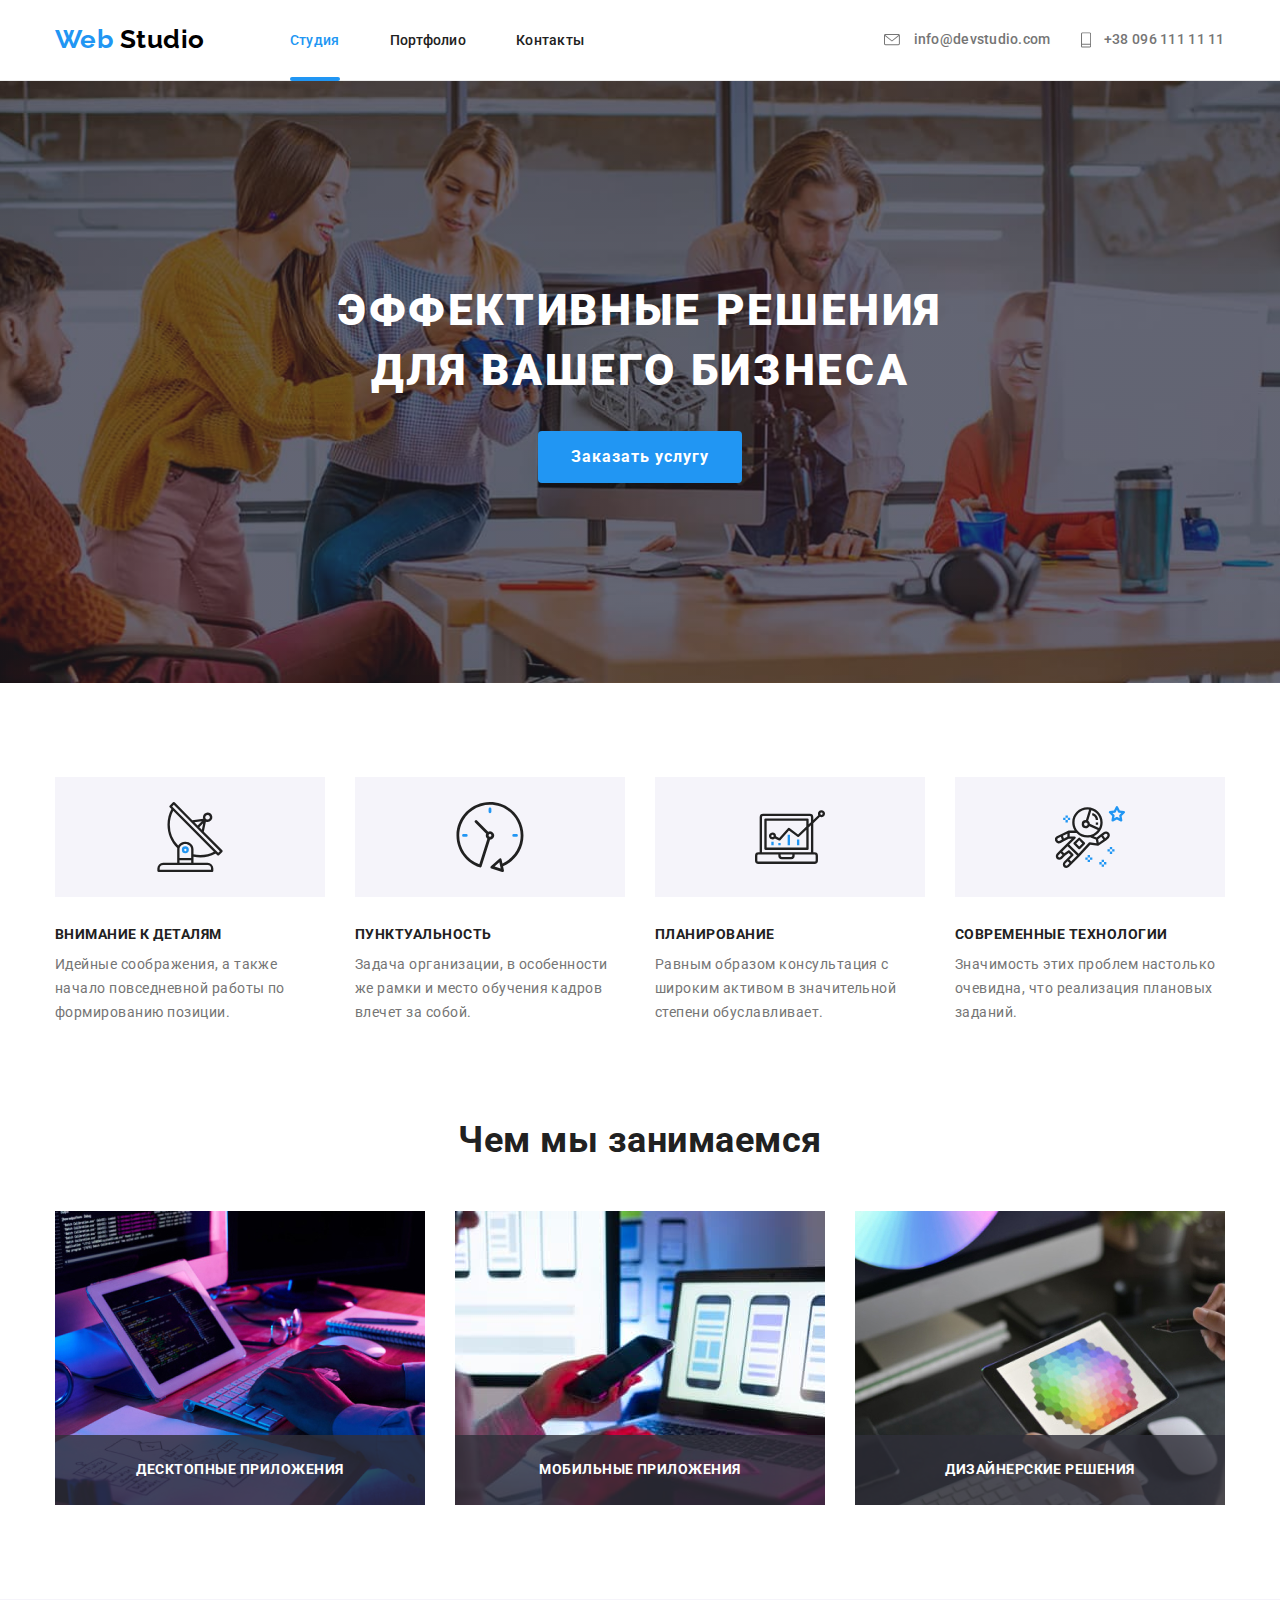
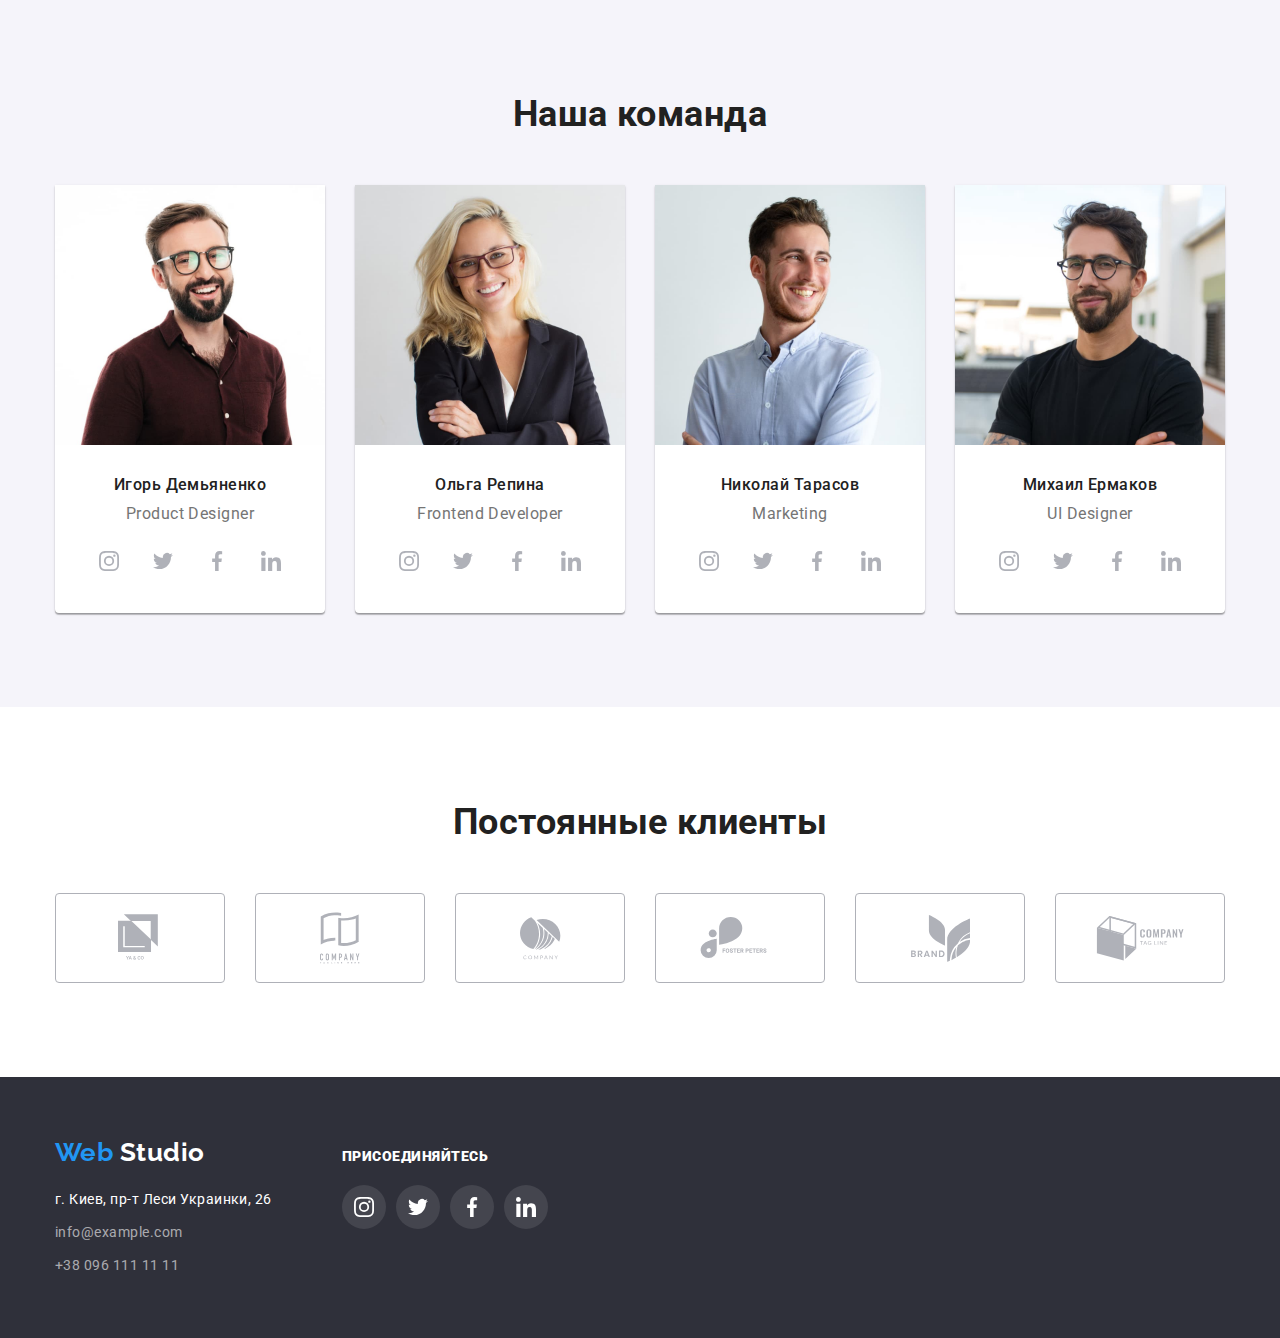
<file: index.html>
<!DOCTYPE html>
<html lang="ru">
	<head>
		<meta charset="UTF-8" />
		<meta name="viewport" content="width=device-width, initial-scale=1.0" />
		<meta http-equiv="X-UA-Compatible" content="ie=edge" />
		<title>Document</title>
		<link
			href="https://fonts.googleapis.com/css2?family=Raleway:wght@700&family=Roboto:wght@400;500;700;900&display=swap"
			rel="stylesheet"
		/>
		<link
			rel="stylesheet"
			href="https://cdnjs.cloudflare.com/ajax/libs/modern-normalize/0.7.0/modern-normalize.min.css"
		/>
		<link rel="stylesheet" href="./css/styles.css" />
	</head>
	<body>
		<!-- Header -->
		<header>
			<div class="container">
				<!-- Main navigation -->
				<div class="header">
					<nav class="main-nav">
						<a href="./index.html" class="logo padding">
							<span class="logo-accent">Web</span>
							Studio
						</a>
						<ul class="site-nav list">
							<li class="item"><a href="./index.html" class="link current">Студия</a></li>
							<li class="item"><a href="./portfolio.html" class="link">Портфолио</a></li>
							<li class="item"><a href="" class="link">Контакты</a></li>
						</ul>
					</nav>

					<!-- Contacts -->
					<ul class="h-contacts list">
						<li class="item">
							<a href="mailto:info@devstudio.com" class="link">
								<svg class="icon" width="16" height="12">
									<use href="./images1/symbol-defs.svg#mail"></use>
								</svg>
								info@devstudio.com
							</a>
						</li>
						<li class="item">
							<a href="tel:++380961111111" class="link">
								<svg class="icon" width="10" height="16">
									<use href="./images1/symbol-defs.svg#mobile"></use>
								</svg>
								+38 096 111 11 11
							</a>
						</li>
					</ul>
				</div>
			</div>
		</header>
		<main>
			<!-- Div hero -->
			<section class="hero">
				<h1 class="hero-tittle">
					Эффективные решения
					<br />
					для вашего бизнеса
				</h1>
				<button class="button-hero" data-modal-open>Заказать услугу</button>
				<div class="backdrop is-hidden" data-modal>
					<div class="modal">
						<button class="button-close" data-modal-close>
							<svg height="11" width="11" aria-label="Кнопка закрытия окна">
								<use href="./images1/symbol-defs.svg#button-close"></use>
							</svg>
						</button>
					</div>
				</div>
			</section>
			<!-- Work principles -->
			<section class="section">
				<div class="container">
					<h2 hidden>Принципы работы</h2>
					<ul class="principles-list list">
						<li class="item">
							<div class="principles-bg">
								<svg class="principles-icon">
									<use href="./images1/symbol-defs.svg#antenna"></use>
								</svg>
							</div>
							<h3 class="tittle">Внимание к деталям</h3>
							<p class="text">
								Идейные соображения, а также начало повседневной работы по формированию позиции.
							</p>
						</li>
						<li class="item">
							<div class="principles-bg">
								<svg class="principles-icon">
									<use href="./images1/symbol-defs.svg#clock"></use>
								</svg>
							</div>
							<h3 class="tittle">Пунктуальность</h3>
							<p class="text">
								Задача организации, в особенности же рамки и место обучения кадров влечет за собой.
							</p>
						</li>
						<li class="item">
							<div class="principles-bg">
								<svg class="principles-icon">
									<use href="./images1/symbol-defs.svg#diagram"></use>
								</svg>
							</div>
							<h3 class="tittle">Планирование</h3>
							<p class="text">
								Равным образом консультация с широким активом в значительной степени обуславливает.
							</p>
						</li>
						<li class="item">
							<div class="principles-bg">
								<svg class="principles-icon">
									<use href="./images1/symbol-defs.svg#astronaut"></use>
								</svg>
							</div>
							<h3 class="tittle">Современные технологии</h3>
							<p class="text">
								Значимость этих проблем настолько очевидна, что реализация плановых заданий.
							</p>
						</li>
					</ul>
				</div>
			</section>
			<!-- Activity -->
			<section class="activity-section">
				<div class="container">
					<h2 class="section-tittle">Чем мы занимаемся</h2>
					<ul class="activity-list list">
						<li class="item">
							<img src="./images1/box 1 (1).jpg" alt="клавиатура" width="370" />
							<h3 class="tittle">Десктопные приложения</h3>
						</li>
						<li class="item">
							<img src="./images1/box 2 (1).jpg" alt="телефон" width="370" />
							<h3 class="tittle">Мобильные приложения</h3>
						</li>
						<li class="item">
							<img src="./images1/box 3.jpg" alt="планшет" width="370" />
							<h3 class="tittle">Дизайнерские решения</h3>
						</li>
					</ul>
				</div>
			</section>
			<!-- Our team -->
			<section class="team-section">
				<div class="container">
					<h2 class="section-tittle">Наша команда</h2>
					<ul class="team-list list">
						<li class="item">
							<img src="./images1/igor.jpg" alt="Фото Игоря" width="270" />
							<h3 class="name">Игорь Демьяненко</h3>
							<p lang="en" class="profession">Product Designer</p>
							<ul class="team-network list">
								<li class="item">
									<a
										class="link"
										href="https://www.instagram.com/"
										target="_blank"
										rel="noopener noreferrer"
										aria-label="ссылка Инстаграм"
									>
										<svg class="team-icon" height="20" width="20" aria-label="Инстаграм Игоря">
											<use href="./images1/symbol-defs.svg#instagram"></use>
										</svg>
									</a>
								</li>
								<li class="item">
									<a
										class="link"
										href="https://twitter.com/"
										target="_blank"
										rel="noopener noreferrer"
										aria-label="ссылка Твиттер"
									>
										<svg class="team-icon" height="20" width="20" aria-label="Твиттер Игоря">
											<use href="./images1/symbol-defs.svg#twitter"></use>
										</svg>
									</a>
								</li>
								<li class="item">
									<a
										class="link"
										href="https://facebook.com/"
										target="_blank"
										rel="noopener noreferrer"
										aria-label="ссылка Фейсбук"
									>
										<svg class="team-icon" height="20" width="20" aria-label="Фейсбук Игоря">
											<use href="./images1/symbol-defs.svg#facebook"></use>
										</svg>
									</a>
								</li>
								<li class="item">
									<a
										class="link"
										href="https://www.linkedin.com/"
										target="_blank"
										rel="noopener noreferrer"
										aria-label="ссылка Линкедин"
									>
										<svg class="team-icon" height="20" width="20" aria-label="Линкедин Игоря">
											<use href="./images1/symbol-defs.svg#linkedin"></use>
										</svg>
									</a>
								</li>
							</ul>
						</li>
						<li class="item">
							<img src="./images1/olga.jpg" alt="Фото Ольги Репиной" width="270" />
							<h3 class="name">Ольга Репина</h3>
							<p lang="en" class="profession">Frontend Developer</p>
							<ul class="team-network list">
								<li class="item">
									<a
										class="link"
										href="https://www.instagram.com/"
										target="_blank"
										rel="noopener noreferrer"
										aria-label="ссылка Инстаграм"
									>
										<svg class="team-icon" height="20" width="20" aria-label="Инстаграм Ольги">
											<use href="./images1/symbol-defs.svg#instagram"></use>
										</svg>
									</a>
								</li>
								<li class="item">
									<a
										class="link"
										href="https://twitter.com/"
										target="_blank"
										rel="noopener noreferrer"
										aria-label="ссылка Твиттер"
									>
										<svg class="team-icon" height="20" width="20" aria-label="Твиттер Ольги">
											<use href="./images1/symbol-defs.svg#twitter"></use>
										</svg>
									</a>
								</li>
								<li class="item">
									<a
										class="link"
										href="https://facebook.com/"
										target="_blank"
										rel="noopener noreferrer"
										aria-label="ссылка Фейсбук"
									>
										<svg class="team-icon" height="20" width="20" aria-label="Фейсбук Ольги">
											<use href="./images1/symbol-defs.svg#facebook"></use>
										</svg>
									</a>
								</li>
								<li class="item">
									<a
										class="link"
										href="https://www.linkedin.com/"
										target="_blank"
										rel="noopener noreferrer"
										aria-label="ссылка Линкедин"
									>
										<svg class="team-icon" height="20" width="20" aria-label="Линкедин Ольги">
											<use href="./images1/symbol-defs.svg#linkedin"></use>
										</svg>
									</a>
								</li>
							</ul>
						</li>
						<li class="item">
							<img src="./images1/nikolai.jpg" alt="Фото Николая Тарасова" width="270" />
							<h3 class="name">Николай Тарасов</h3>
							<p lang="en" class="profession">Marketing</p>
							<ul class="team-network list">
								<li class="item">
									<a
										class="link"
										href="https://www.instagram.com/"
										target="_blank"
										rel="noopener noreferrer"
										aria-label="ссылка Инстаграм"
									>
										<svg class="team-icon" height="20" width="20" aria-label="Инстаграм Николая">
											<use href="./images1/symbol-defs.svg#instagram"></use>
										</svg>
									</a>
								</li>
								<li class="item">
									<a
										class="link"
										href="https://twitter.com/"
										target="_blank"
										rel="noopener noreferrer"
										aria-label="ссылка Твиттер"
									>
										<svg class="team-icon" height="20" width="20" aria-label="Твиттер Николая">
											<use href="./images1/symbol-defs.svg#twitter"></use>
										</svg>
									</a>
								</li>
								<li class="item">
									<a
										class="link"
										href="https://facebook.com/"
										target="_blank"
										rel="noopener noreferrer"
										aria-label="ссылка Фейсбук"
									>
										<svg class="team-icon" height="20" width="20" aria-label="Фейсбук Николая">
											<use href="./images1/symbol-defs.svg#facebook"></use>
										</svg>
									</a>
								</li>
								<li class="item">
									<a
										class="link"
										href="https://www.linkedin.com/"
										target="_blank"
										rel="noopener noreferrer"
										aria-label="ссылка Линкедин"
									>
										<svg class="team-icon" height="20" width="20" aria-label="Линкедин Николая">
											<use href="./images1/symbol-defs.svg#linkedin"></use>
										</svg>
									</a>
								</li>
							</ul>
						</li>
						<li class="item">
							<img src="./images1/mihail.jpg" alt="Фото Михаила Ермакова" width="270" />
							<h3 class="name">Михаил Ермаков</h3>
							<p lang="en" class="profession">UI Designer</p>
							<ul class="team-network list">
								<li class="item">
									<a
										class="link"
										href="https://www.instagram.com/"
										target="_blank"
										rel="noopener noreferrer"
										aria-label="ссылка Инстаграм"
									>
										<svg class="team-icon" height="20" width="20" aria-label="Инстаграм Михаила">
											<use href="./images1/symbol-defs.svg#instagram"></use>
										</svg>
									</a>
								</li>
								<li class="item">
									<a
										class="link"
										href="https://twitter.com/"
										target="_blank"
										rel="noopener noreferrer"
										aria-label="ссылка Твиттер"
									>
										<svg class="team-icon" height="20" width="20" aria-label="Твиттер Михаила">
											<use href="./images1/symbol-defs.svg#twitter"></use>
										</svg>
									</a>
								</li>
								<li class="item">
									<a
										class="link"
										href="https://facebook.com/"
										target="_blank"
										rel="noopener noreferrer"
										aria-label="ссылка Фейсбук"
									>
										<svg class="team-icon" height="20" width="20" aria-label="Фейсбук Михаила">
											<use href="./images1/symbol-defs.svg#facebook"></use>
										</svg>
									</a>
								</li>
								<li class="item">
									<a
										class="link"
										href="https://www.linkedin.com/"
										target="_blank"
										rel="noopener noreferrer"
										aria-label="ссылка Линкедин"
									>
										<svg class="team-icon" height="20" width="20" aria-label="Линкедин Михаила">
											<use href="./images1/symbol-defs.svg#linkedin"></use>
										</svg>
									</a>
								</li>
							</ul>
						</li>
					</ul>
				</div>
			</section>
			<!-- Our clients -->
			<section class="clients-section">
				<div class="container">
					<h2 class="section-tittle">Постоянные клиенты</h2>
					<ul class="client-list list">
						<li class="item">
							<a
								class="link"
								href="https://www.yacontent.ru/"
								target="_blank"
								rel="noopener noreferrer"
								aria-label="ссылка контент продакшн"
							>
								<svg class="client-icon" width="44px" height="49px">
									<use href="./images1/symbol-defs.svg#ya-co"></use>
								</svg>
							</a>
						</li>
						<li class="item">
							<a class="link" href="#" target="_blank" rel="noopener noreferrer" aria-label="ссылка таглайн хэрэ">
								<svg class="client-icon" width="40px" height="52px">
									<use href="./images1/symbol-defs.svg#company-tagline-here"></use>
								</svg>
							</a>
						</li>
						<li class="item">
							<a class="link" href="#" target="_blank" rel="noopener noreferrer" aria-label="ссылка компани">
								<svg class="client-icon" width="41px" height="43px">
									<use href="./images1/symbol-defs.svg#company-logo"></use>
								</svg>
							</a>
						</li>
						<li class="item">
							<a class="link" href="#" target="_blank" rel="noopener noreferrer" aria-label="ссылка фостер пэтэрс">
								<svg class="client-icon" width="80px" height="42px">
									<use href="./images1/symbol-defs.svg#foster-peters"></use>
								</svg>
							</a>
						</li>
						<li class="item">
							<a class="link" href="#" target="_blank" rel="noopener noreferrer" aria-label="ссылка брэнд">
								<svg class="client-icon" width="59px" height="47px">
									<use href="./images1/symbol-defs.svg#brand"></use>
								</svg>
							</a>
						</li>
						<li class="item">
							<a class="link" href="#" target="_blank" rel="noopener noreferrer" aria-label="ссылка компани таглайн">
								<svg class="client-icon" width="89px" height="45px">
									<use href="./images1/symbol-defs.svg#company-tagline"></use>
								</svg>
							</a>
						</li>
					</ul>
				</div>
			</section>
		</main>
		<!-- Footer -->
		<footer class="footer">
			<div class="footer-container container">
				<div class="footer-container-contacts">
					<a href="./index.html" class="logo">
						<span class="logo-accent">Web</span>
						<span class="footer-logo">Studio</span>
					</a>

					<!-- Contacts -->
					<address class="address-list">
						<ul class="f-contacts list">
							<li>
								<a href="https://goo.gl/maps/wAixXiMxQ6tdeZB17" target="_blank" class="town link">
									г. Киев, пр-т Леси Украинки, 26
								</a>
							</li>
							<li><a href="mailto:info@example.com" class="link">info@example.com</a></li>
							<li><a href="tel:+380961111111" class="link">+38 096 111 11 11</a></li>
						</ul>
					</address>
				</div>
				<!-- social network -->
				<div class="footer-network-container">
					<p class="subscription"><b>Присоединяйтесь</b></p>
					<ul class="footer-network list">
						<li class="item">
							<a
								class="link"
								href="https://www.instagram.com/"
								target="_blank"
								rel="noopener noreferrer"
								aria-label="ссылка Инстаграм"
							>
								<svg class="footer-icon" height="20" width="20">
									<use href="./images1/symbol-defs.svg#instagram"></use>
								</svg>
							</a>
						</li>
						<li class="item">
							<a
								class="link"
								href="https://twitter.com/"
								target="_blank"
								rel="noopener noreferrer"
								aria-label="ссылка Твиттер"
							>
								<svg class="footer-icon" height="20" width="20">
									<use href="./images1/symbol-defs.svg#twitter"></use>
								</svg>
							</a>
						</li>
						<li class="item">
							<a
								class="link"
								href="https://facebook.com/"
								target="_blank"
								rel="noopener noreferrer"
								aria-label="ссылка Фейсбук"
							>
								<svg class="footer-icon" height="20" width="20">
									<use href="./images1/symbol-defs.svg#facebook"></use>
								</svg>
							</a>
						</li>
						<li class="item">
							<a
								class="link"
								href="https://www.linkedin.com/"
								target="_blank"
								rel="noopener noreferrer"
								aria-label="ссылка Линкедин"
							>
								<svg class="footer-icon" height="20" width="20">
									<use href="./images1/symbol-defs.svg#linkedin"></use>
								</svg>
							</a>
						</li>
					</ul>
				</div>
			</div>
    </footer>
    <script src="./js/modal.js"></script>
	</body>
</html>
</file>
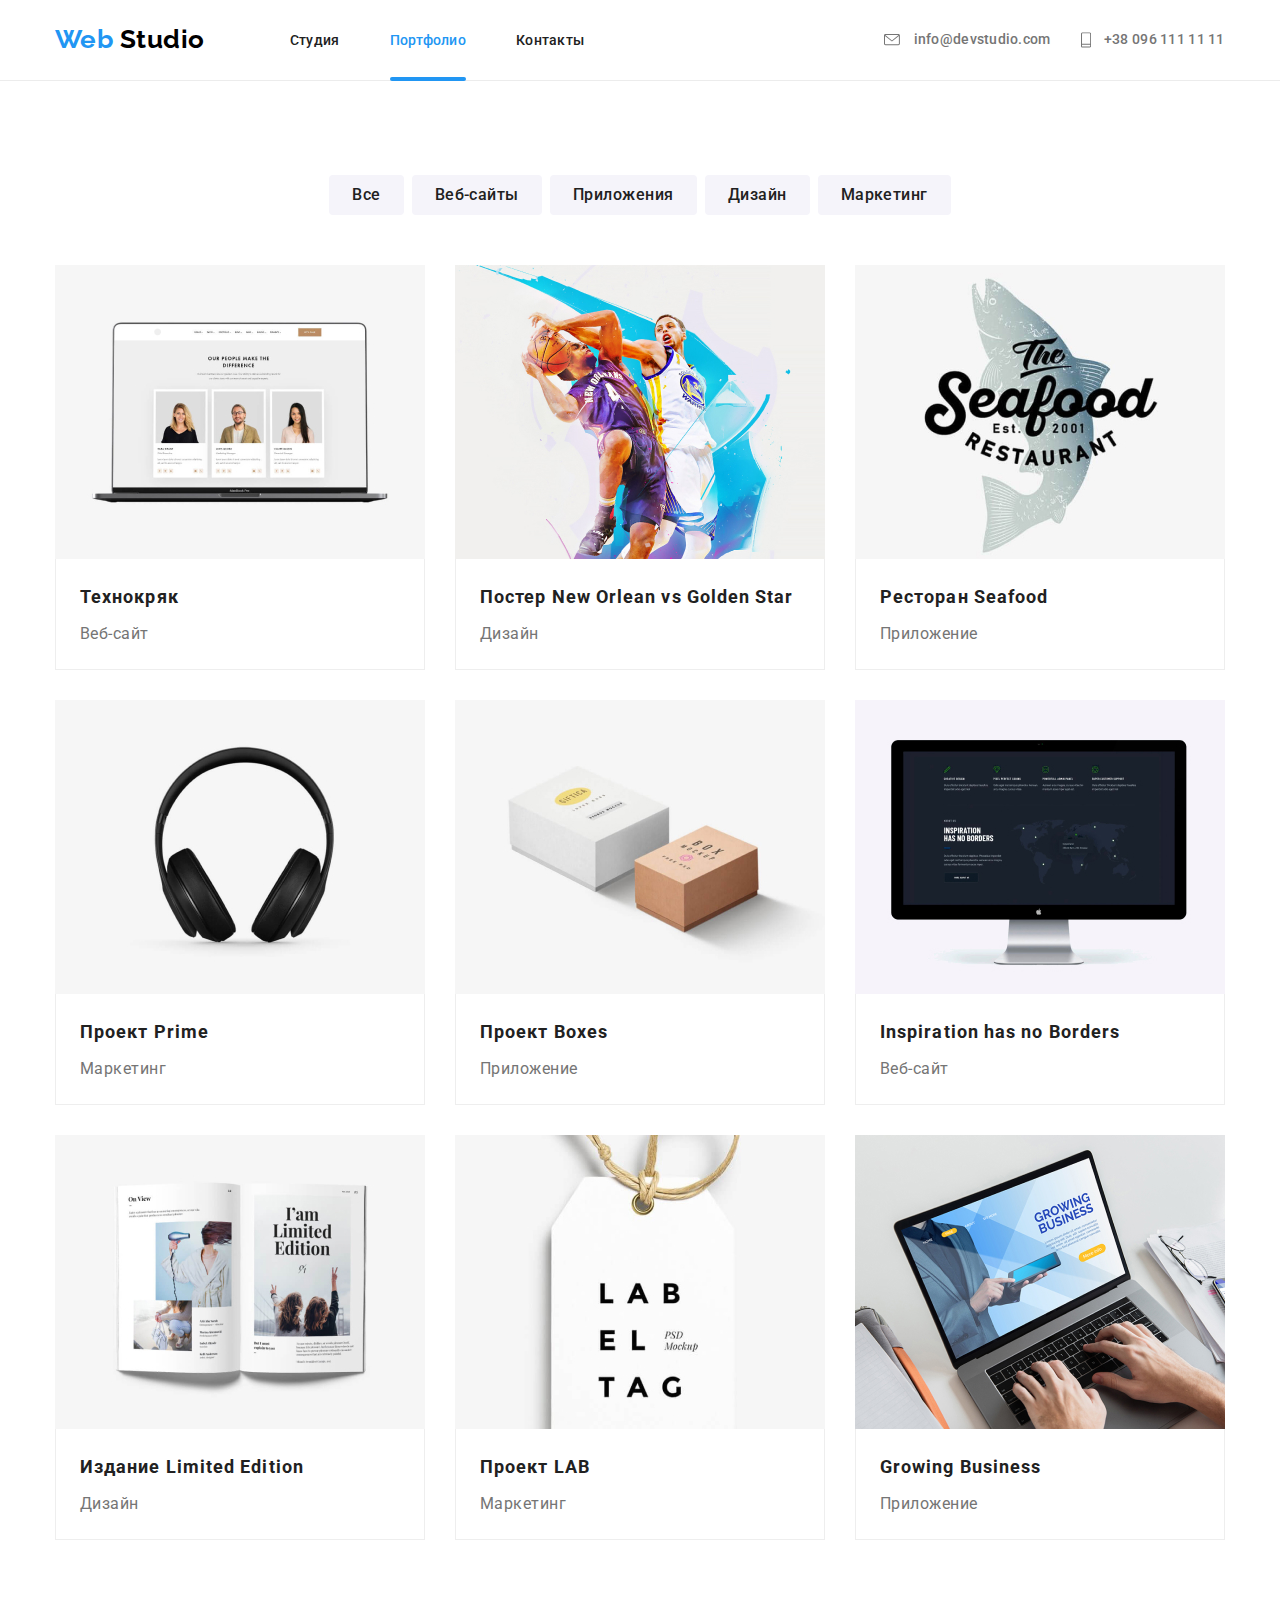
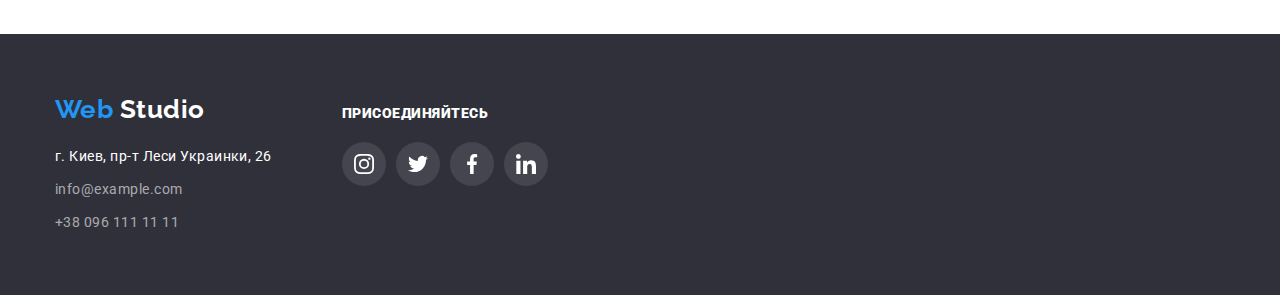
<file: portfolio.html>
<!DOCTYPE html>
<html lang="ru">

<head>
	<meta charset="UTF-8" />
	<meta name="viewport" content="width=device-width, initial-scale=1.0" />
	<meta http-equiv="X-UA-Compatible" content="ie=edge" />
	<title>Document</title>
	<link href="https://fonts.googleapis.com/css2?family=Raleway:wght@700&family=Roboto:wght@400;500;700;900&display=swap"
		rel="stylesheet" />
		<link rel="stylesheet" href="https://cdnjs.cloudflare.com/ajax/libs/modern-normalize/0.7.0/modern-normalize.min.css" />
	<link rel="stylesheet" href="./css/styles.css" />
</head>

<body>
	<!-- Header -->
	<header>
		<div class="container">
			<!-- Main navigation -->
			<div class="header">
				<nav class="main-nav">
					<a href="./index.html" class="logo padding">
						<span class="logo-accent">Web</span>
						Studio
					</a>
					<ul class="site-nav list">
						<li class="item"><a href="./index.html" class="link">Студия</a></li>
						<li class="item"><a href="./portfolio.html" class="link current">Портфолио</a></li>
						<li class="item"><a href="" class="link">Контакты</a></li>
					</ul>
				</nav>
	
				<!-- Contacts -->
				<ul class="h-contacts list">
					<li class="item">
						<a href="mailto:info@devstudio.com" class="link">
							<svg class="icon" width="16" height="12">
								<use href="./images1/symbol-defs.svg#mail"></use>
							</svg>
							info@devstudio.com
						</a>
					</li>
					<li class="item">
						<a href="tel:++380961111111" class="link">
							<svg class="icon" width="10" height="16">
								<use href="./images1/symbol-defs.svg#mobile"></use>
							</svg>
							+38 096 111 11 11
						</a>
					</li>
				</ul>
			</div>
		</div>
	</header>
	<main>
	<section class="portfolio-section">
		<div class="container">
		<h2 hidden>Портфолио</h2>
		<ul class="filters list">
			<li class="item"><button type="button" class="button">Все</button></li>
			<li class="item"><button type="button" class="button">Веб-сайты</button></li>
			<li class="item"><button type="button" class="button">Приложения</button></li>
			<li class="item"><button type="button" class="button">Дизайн</button></li>
			<li class="item"><button type="button" class="button">Маркетинг</button></li>
		</ul>
		<ul class="all-list list">
			<li class="item">
				<a href="" class="link">
					<div class="img-box">
					  <img src="./images1/img(35).jpg" alt="ноутбук" width="370"/>
					    <div class="box-text-hover">
						  <p class="text">Технокряк это современная площадка распространения коронавируса. Компании используют эту платформу
						для
						цифрового
						шпионажа и атак на защищённые сервера конкурентов.
					      </p>
					    </div>
					</div>
					<div class="card-tittle-container">
					<h3 class="tittle">Технокряк</h3>
					<p class="type-resource">Веб-сайт</p>
					</div>
				</a>
			</li>
			<li class="item">
				<a href="" class="link">
					<div class="img-box">
						<img src="./images1/img(25).jpg" alt="баскетболисты" width="370" />
						<div class="box-text-hover">
							<p class="text">Технокряк это современная площадка распространения коронавируса. Компании используют эту
								платформу
								для
								цифрового
								шпионажа и атак на защищённые сервера конкурентов.
							</p>
						</div>
					</div>
					<div class="card-tittle-container">
						<h3 class="tittle">Постер New Orlean vs Golden Star</h3>
						<p class="type-resource">Дизайн</p>
					</div>
				</a>
			</li>
			<li class="item">
				<a href="" class="link">
					<div class="img-box">
						<img src="./images1/img(26).jpg" alt="рыба" width="370" />
						<div class="box-text-hover">
							<p class="text">Технокряк это современная площадка распространения коронавируса. Компании используют эту
								платформу
								для
								цифрового
								шпионажа и атак на защищённые сервера конкурентов.
							</p>
						</div>
					</div>
					<div class="card-tittle-container">
						<h3 class="tittle">Ресторан Seafood</h3>
						<p class="type-resource">Приложение</p>
					</div>
				</a>
			</li>
			<li class="item">
				<a href="" class="link">
					<div class="img-box">
						<img src="./images1/img(27).jpg" alt="наушники" width="370" />
						<div class="box-text-hover">
							<p class="text">Технокряк это современная площадка распространения коронавируса. Компании используют эту
								платформу
								для
								цифрового
								шпионажа и атак на защищённые сервера конкурентов.
							</p>
						</div>
					</div>
					<div class="card-tittle-container">
						<h3 class="tittle">Проект Prime</h3>
						<p class="type-resource">Маркетинг</p>
					</div>
				</a>
			</li>
			<li class="item">
				<a href="" class="link">
					<div class="img-box">
						<img src="./images1/img(28).jpg" alt="коробки" width="370" />
						<div class="box-text-hover">
							<p class="text">Технокряк это современная площадка распространения коронавируса. Компании используют эту
								платформу
								для
								цифрового
								шпионажа и атак на защищённые сервера конкурентов.
							</p>
						</div>
					</div>
					<div class="card-tittle-container">
						<h3 class="tittle">Проект Boxes</h3>
						<p class="type-resource">Приложение</p>
					</div>
				</a>
			</li>
			<li class="item">
				<a href="" class="link">
					<div class="img-box">
						<img src="./images1/img(29).jpg" alt="монитор" width="370" />
						<div class="box-text-hover">
							<p class="text">Технокряк это современная площадка распространения коронавируса. Компании используют эту
								платформу
								для
								цифрового
								шпионажа и атак на защищённые сервера конкурентов.
							</p>
						</div>
					</div>
					<div class="card-tittle-container">
						<h3 class="tittle">Inspiration has no Borders</h3>
						<p class="type-resource">Веб-сайт</p>
					</div>
				</a>
			</li>
			<li class="item">
				<a href="" class="link">
					<div class="img-box">
						<img src="./images1/img(30).jpg" alt="книга" width="370" />
						<div class="box-text-hover">
							<p class="text">Технокряк это современная площадка распространения коронавируса. Компании используют эту
								платформу
								для
								цифрового
								шпионажа и атак на защищённые сервера конкурентов.
							</p>
						</div>
					</div>
					<div class="card-tittle-container">
						<h3 class="tittle">Издание Limited Edition</h3>
						<p class="type-resource">Дизайн</p>
					</div>
				</a>
			</li>
			<li class="item">
				<a href="" class="link">
					<div class="img-box">
						<img src="./images1/img(31).jpg" alt="бирка" width="370" />
						<div class="box-text-hover">
							<p class="text">Технокряк это современная площадка распространения коронавируса. Компании используют эту
								платформу
								для
								цифрового
								шпионажа и атак на защищённые сервера конкурентов.
							</p>
						</div>
					</div>
					<div class="card-tittle-container">
						<h3 class="tittle">Проект LAB</h3>
						<p class="type-resource">Маркетинг</p>
					</div>
				</a>
			</li>
			<li class="item">
				<a href="" class="link">
					<div class="img-box">
						<img src="./images1/img(32).jpg" alt="ноутбук" width="370" />
						<div class="box-text-hover">
							<p class="text">Технокряк это современная площадка распространения коронавируса. Компании используют эту
								платформу
								для
								цифрового
								шпионажа и атак на защищённые сервера конкурентов.
							</p>
						</div>
					</div>
					<div class="card-tittle-container">
						<h3 class="tittle">Growing Business</h3>
						<p class="type-resource">Приложение</p>
					</div>
				</a>
			</li>
		</ul>
		</div>
	</section>
	</main>
	<body>
			<!-- Footer -->
			<footer class="footer">
				<div class="footer-container container">
					<div class="footer-container-contacts">
						<a href="./index.html" class="logo">
							<span class="logo-accent">Web</span>
							<span class="footer-logo">Studio</span>
						</a>
			
						<!-- Contacts -->
						<address class="address-list">
							<ul class="f-contacts list">
								<li>
									<a href="https://goo.gl/maps/wAixXiMxQ6tdeZB17" target="_blank" class="town link">
										г. Киев, пр-т Леси Украинки, 26
									</a>
								</li>
								<li><a href="mailto:info@example.com" class="link">info@example.com</a></li>
								<li><a href="tel:+380961111111" class="link">+38 096 111 11 11</a></li>
							</ul>
						</address>
					</div>
					<!-- social network -->
					<div class="footer-network-container">
						<p class="subscription"><b>Присоединяйтесь</b></p>
						<ul class="footer-network list">
							<li class="item">
								<a class="link" href="https://www.instagram.com/" target="_blank" rel="noopener noreferrer"
									aria-label="ссылка Инстаграм">
									<svg class="footer-icon" height="20" width="20">
										<use href="./images1/symbol-defs.svg#instagram"></use>
									</svg>
								</a>
							</li>
							<li class="item">
								<a class="link" href="https://twitter.com/" target="_blank" rel="noopener noreferrer"
									aria-label="ссылка Твиттер">
									<svg class="footer-icon" height="20" width="20">
										<use href="./images1/symbol-defs.svg#twitter"></use>
									</svg>
								</a>
							</li>
							<li class="item">
								<a class="link" href="https://facebook.com/" target="_blank" rel="noopener noreferrer"
									aria-label="ссылка Фейсбук">
									<svg class="footer-icon" height="20" width="20">
										<use href="./images1/symbol-defs.svg#facebook"></use>
									</svg>
								</a>
							</li>
							<li class="item">
								<a class="link" href="https://www.linkedin.com/" target="_blank" rel="noopener noreferrer"
									aria-label="ссылка Линкедин">
									<svg class="footer-icon" height="20" width="20">
										<use href="./images1/symbol-defs.svg#linkedin"></use>
									</svg>
								</a>
							</li>
						</ul>
					</div>
				</div>
			</footer>
			</body>
			</html>
</file>
<file: css/styles.css>
:root {
	--primary-text-color: #212121;
	--secondary-text-color: #757575;
	--accent-text-color: #2196f3;
	--white-text-color: #ffffff;
	--button-bcg-color: #2196f3;
	--primary-bcg-color: #ffffff;
	--secondary-bcg-color: #f5f4fa;
	--icon-color: #afb1b8;
}

/* палитра */

/* цвет основного текста #212121 */
/* вторичный цвет #757575 */
/* белый #ffffff */
/* акцент #2196F3 */
/* вторичный цвет фона #F5F4FA */

/* Утилиты */

body {
	background-color: var(--primary-bcg-color);
	color: var(--primary-text-color);
	font-family: Roboto, sans-serif;
	letter-spacing: 0.03em;
}

.list {
	padding: 0;
	margin: 0;
	list-style: none;
}

img {
	display: block;
}

/* Section */

section {
	padding-top: 94px;
}

.section-tittle {
	margin-top: 0;
	margin-bottom: 50px;

	color: var(--primary-text-color);
	font-weight: 700;
	font-size: 36px;
	line-height: 1.17;
	text-align: center;
}

.container {
	margin-left: auto;
	margin-right: auto;
	width: 1200px;
	padding-left: 15px;
	padding-right: 15px;
}

/* Header */

header {
	border-bottom: 1px solid #ececec;
}

.header {
	display: inline-flex;
	align-items: center;
}

/* Logo */

.logo {
	color: #000000;
	font-family: Raleway, sans-serif;
	font-weight: 700;
	font-size: 26px;
	line-height: 1.19;
	text-decoration: none;
}

.logo.padding {
	padding-top: 24px;
	padding-bottom: 25px;
}

.logo-accent {
	color: var(--accent-text-color);
}

.footer-logo {
	color: var(--white-text-color);
}

/* Site nav */

/* main nav */

.main-nav {
	display: flex;
}

.site-nav {
	display: flex;

	margin-left: 85px;
}

.site-nav .item {
	margin-right: 50px;
}

.site-nav .item:last-child {
	margin: 0;
}

.site-nav .link {
	display: block;
	padding-top: 32px;
	padding-bottom: 32px;

	color: var(--primary-text-color);
	font-style: normal;
	font-weight: 500;
	font-size: 14px;
	line-height: 16px;
	letter-spacing: 0.02em;
	text-decoration: none;

	transition: color 250ms cubic-bezier(0.4, 0, 0.2, 1);
}

.site-nav .link:hover,
.site-nav .link:focus {
	color: var(--accent-text-color);
}

.site-nav .link.current {
	position: relative;

	color: var(--accent-text-color);
}

.site-nav .link.current::after {
	position: absolute;
	left: 0;
	bottom: -1px;

	content: "";
	display: block;
	width: 100%;
	height: 4px;

	background-color: var(--accent-text-color);

	border-radius: 2px;
}

/* Header Contacts */

.h-contacts {
	display: flex;
	margin-left: 300px;
}

.h-contacts .item + .item {
	margin-left: 30px;
}

.h-contacts .link {
	display: block;
	padding-top: 32px;
	padding-bottom: 32px;
	color: var(--secondary-text-color);
	text-decoration: none;

	font-weight: 500;
	font-size: 14px;
	line-height: 1.14;
	letter-spacing: 0.02em;

	transition: color 250ms cubic-bezier(0.4, 0, 0.2, 1), fill 250ms cubic-bezier(0.4, 0, 0.2, 1);
}

.h-contacts .link:hover,
.h-contacts .link:focus {
	fill: var(--accent-text-color);
	color: var(--accent-text-color);
}

.h-contacts .icon {
	vertical-align: middle;
	margin-right: 10px;
	fill: currentColor;
}

/* main */

/* Hero */

.hero {
	padding-top: 200px;
	padding-bottom: 200px;
	text-align: center;
	max-width: 1600px;
	margin-left: auto;
	margin-right: auto;
	background-color: black;
	background-image: linear-gradient(to right, rgba(47, 48, 58, 0.4), rgba(47, 48, 58, 0.4)), url(../images1/header.jpg);
	background-repeat: no-repeat;
	background-position: center;
	background-size: cover;
}

.hero-tittle {
	margin-top: 0;
	margin-bottom: 30px;

	color: var(--white-text-color);
	font-weight: 900;
	font-size: 44px;
	line-height: 1.36;
	letter-spacing: 0.06em;
	text-transform: uppercase;
}

.button-hero {
	border-radius: 4px;
	border: 1px solid transparent;
	padding: 10px 32px;
	min-width: 200px;

	color: var(--white-text-color);
	background-color: var(--button-bcg-color);

	font-family: inherit;
	font-weight: 700;
	font-size: 16px;
	line-height: 1.88;
	letter-spacing: 0.06em;
	text-align: center;
}

.backdrop {
	position: fixed;
	top: 0;
	left: 0;

	width: 100%;
	height: 100%;

	background-color: rgba(0, 0, 0, 0.2);
	z-index: 1;
	opacity: 1;
	transition: opacity 250ms cubic-bezier(0.4, 0, 0.2, 1);
}

.backdrop.is-hidden {
	opacity: 0;
	pointer-events: none;
}

.backdrop.is-hidden .modal {
	transform: translateY(-50%, -50%) scale(1.1);
}

.modal {
	position: absolute;
	top: 50%;
	left: 50%;
	transform: translate(-50%, -50%) scale(1);

	min-width: 528px;
	min-height: 581px;

	background-color: var(--primary-bcg-color);

	box-shadow: 0px 1px 3px rgba(0, 0, 0, 0.12), 0px 1px 1px rgba(0, 0, 0, 0.14), 0px 2px 1px rgba(0, 0, 0, 0.2);
	border-radius: 4px;

	transition: transform 250ms cubic-bezier(0.4, 0, 0.2, 1);
}

.button-close {
	position: absolute;
	top: 8px;
	right: 8px;

	width: 30px;
	height: 30px;

	border-radius: 50%;
	border: 1px solid rgba(0, 0, 0, 0.1);

	background-color: var(--primary-bcg-color);
}

/* Principles */

.principles-bg {
	margin-bottom: 30px;

	width: 270px;
	height: 120px;
	display: flex;
	align-items: center;
	justify-content: center;
	background-color: var(--secondary-bcg-color);
}

.principles-icon {
	width: 70px;
	height: 70px;
}

.principles-list {
	display: flex;
}

.principles-list .item {
	width: 270px;
}

.principles-list .item + .item {
	margin-left: 30px;
}

.principles-list .tittle {
	margin-top: 0;
	margin-bottom: 10px;

	color: var(--primary-text-color);
	font-weight: 700;
	font-size: 14px;
	line-height: 1.14;
	text-transform: uppercase;
}

.principles-list .text {
	margin-top: 0;
	margin-bottom: 0;

	color: var(--secondary-text-color);
	font-weight: 400;
	font-size: 14px;
	line-height: 1.71;
}

/* Activity */

.activity-section {
	padding-top: 94px;
	padding-bottom: 94px;
}

.activity-list {
	display: flex;
}

.activity-list > .item {
	position: relative;
}

.activity-list .item + .item {
	margin-left: 30px;
}

.activity-list .tittle {
	position: absolute;
	bottom: 0;
	left: 0;
	right: 0;
	margin: 0;
	padding-top: 27px;
	padding-bottom: 27px;

	color: var(--white-text-color);
	background-color: rgba(47, 48, 58, 0.8);

	font-weight: 700;
	font-size: 14px;
	line-height: 1.14;
	text-align: center;
	text-transform: uppercase;
}

/* Our Team */

.team-section {
	padding-top: 94px;
	padding-bottom: 94px;
	background-color: var(--secondary-bcg-color);
}

.team-list {
	display: flex;
}

.team-list > .item {
	width: 270px;
	background-color: var(--primary-bcg-color);
	box-shadow: 0px 2px 1px rgba(0, 0, 0, 0.2), 0px 1px 1px rgba(0, 0, 0, 0.14), 0px 1px 3px rgba(0, 0, 0, 0.12);
	border-radius: 0px 0px 4px 4px;
}

.team-list > .item + .item {
	margin-left: 30px;
}

.team-list .name {
	margin-top: 30px;
	margin-bottom: 10px;

	color: var(--primary-text-color);
	font-weight: 500;
	font-size: 16px;
	line-height: 1.19;
	text-align: center;
}

.team-list .profession {
	margin: 0;

	color: var(--secondary-text-color);
	font-weight: normal;
	font-size: 16px;
	line-height: 1.19;
	text-align: center;
}

.team-network {
	display: flex;
	justify-content: center;
	align-items: center;
}

.team-network > .item:not(:last-child) {
	margin-right: 10px;
}

.team-network .link {
	display: flex;
	justify-content: center;
	align-items: center;
	margin-top: 16px;
	margin-bottom: 30px;
	height: 44px;
	width: 44px;
	background-color: var(--primary-bcg-color);
	border-radius: 50%;
	background-position: center;
	fill: var(--icon-color);

	transition: background-color 250ms cubic-bezier(0.4, 0, 0.2, 1), fill 250ms cubic-bezier(0.4, 0, 0.2, 1);
}

.team-network .link:hover,
.team-network .link:focus {
	background-color: var(--accent-text-color);
	fill: var(--white-text-color);
}

/* Our clients */

.clients-section {
	padding-top: 94px;
	padding-bottom: 94px;
}

.client-list {
	display: flex;
}

.client-list .link {
	display: flex;
	width: 170px;
	height: 90px;
	border: 1px solid #afb1b8;
	border-radius: 4px;
	align-items: center;
	justify-content: center;
	fill: var(--icon-color);

	transition: fill 250ms cubic-bezier(0.4, 0, 0.2, 1), border 250ms cubic-bezier(0.4, 0, 0.2, 1);
}

.client-list .link:hover,
.client-list .link:focus {
	fill: var(--accent-text-color);
	border: 1px solid #2196f3;
}

.client-list .item + .item {
	margin-left: 30px;
}

/* PORTFOLIO CSS */

/* portfolio filters */

.portfolio-section {
	padding-bottom: 94px;
}

.filters {
	margin-bottom: 50px;
	display: flex;
	justify-content: center;
}

.filters .item {
	margin-right: 8px;
}

.filters .item:last-child {
	margin: 0;
}

.filters .button {
	border-radius: 4px;
	border: 1px solid transparent;
	padding: 6px 22px;

	color: var(--primary-text-color);
	background-color: var(--secondary-bcg-color);

	font-family: inherit;
	font-weight: 500;
	font-size: 16px;
	line-height: 1.62;
	text-align: center;
	letter-spacing: inherit;

	transition: color 250ms cubic-bezier(0.4, 0, 0.2, 1), background-color 250ms cubic-bezier(0.4, 0, 0.2, 1),
		box-shadow 250ms cubic-bezier(0.4, 0, 0.2, 1);
}

.filters .button:hover,
.button:focus {
	color: var(--white-text-color);
	background-color: var(--button-bcg-color);
	box-shadow: 0px 2px 2px rgba(0, 0, 0, 0.12), 0px 1px 2px rgba(0, 0, 0, 0.08), 0px 3px 1px rgba(0, 0, 0, 0.1);
}

/* example list */

.all-list {
	display: flex;
	flex-wrap: wrap;
}

.all-list .link {
	text-decoration: none;
}

.all-list .item {
	width: 370px;
	margin-right: 30px;
	margin-bottom: 30px;

	transition: box-shadow 250ms cubic-bezier(0.4, 0, 0.2, 1);
}

.all-list .item:hover,
.all-list .item:focus {
	box-shadow: 0px 1px 1px rgba(0, 0, 0, 0.12), 0px 4px 4px rgba(0, 0, 0, 0.06), 1px 4px 6px rgba(0, 0, 0, 0.16);
}

.all-list .item:nth-child(3n) {
	margin-right: 0;
}

.all-list .item:nth-last-child(-n + 3) {
	margin-bottom: 0;
}

.card-tittle-container {
	border: 1px solid #eeeeee;
	border-top: none;
	padding: 20px 24px;
}

.all-list .tittle {
	margin-top: 0;
	margin-bottom: 4px;

	color: var(--primary-text-color);
	font-weight: 700;
	font-size: 18px;
	line-height: 2;
	letter-spacing: 0.06em;
}

.all-list .img-box {
	position: relative;

	width: 370px;

	overflow: hidden;
}

.box-text-hover {
	position: absolute;
	width: 100%;
	height: 100%;
	top: 0;
	left: 0;
	transform: translateY(100%);

	color: var(--white-text-color);
	background-color: rgba(33, 150, 243, 0.9);

	font-weight: 400;
	font-size: 18px;
	line-height: 1.56;

	opacity: 0;

	transition: opacity 250ms cubic-bezier(0.4, 0, 0.2, 1), transform 250ms cubic-bezier(0.4, 0, 0.2, 1);
}

.all-list .item:hover .box-text-hover {
	transform: translateY(0%);

	opacity: 1;
}

.all-list .text {
	position: absolute;
	top: 50%;
	left: 50%;
	transform: translate(-50%, -50%);
	width: 322px;
	margin: 0;
}

.all-list .type-resource {
	margin: 0;

	color: var(--secondary-text-color);
	font-weight: 400;
	font-size: 16px;
	line-height: 1.88;
}

/* Footer */

.footer {
	padding-top: 60px;
	padding-bottom: 60px;

	background-color: #2f303a;
}

.footer-container {
	display: flex;
}

.footer-container-contacts {
	margin-right: 70px;
}

/* Address list */

.f-contacts .link {
	display: block;
	margin-top: 9px;
}

.address-list .link {
	color: rgba(255, 255, 255, 0.6);
	font-style: normal;
	font-weight: 400;
	font-size: 14px;
	line-height: 1.71;
	text-decoration: none;
}

.address-list .town {
	margin-top: 20px;
	margin-bottom: 9px;

	color: var(--white-text-color);
	font-style: normal;
	font-weight: 400;
	font-size: 14px;
	line-height: 1.71;
	text-decoration: none;
}

/* subscription block */

.subscription {
	margin-top: 12px;
	margin-bottom: 20px;

	color: var(--white-text-color);
	font-weight: bold;
	font-size: 14px;
	line-height: 1.14;
	text-transform: uppercase;
}

.footer-icon {
	fill: #ffffff;
}

.footer-network {
	margin-top: 20px;

	display: flex;
	width: 206px;
}

.footer-network .item:not(:last-child) {
	margin-right: 10px;
}

.footer-network .link {
	display: inline-flex;
	width: 44px;
	height: 44px;
	border-radius: 50%;

	background-color: rgba(255, 255, 255, 0.1);

	align-items: center;
	justify-content: center;
	background-position: center;

	transition: background-color 250ms cubic-bezier(0.4, 0, 0.2, 1);
}

.footer-network .link:hover,
.footer-network .link:focus {
	background-color: var(--accent-text-color);
}
</file>
